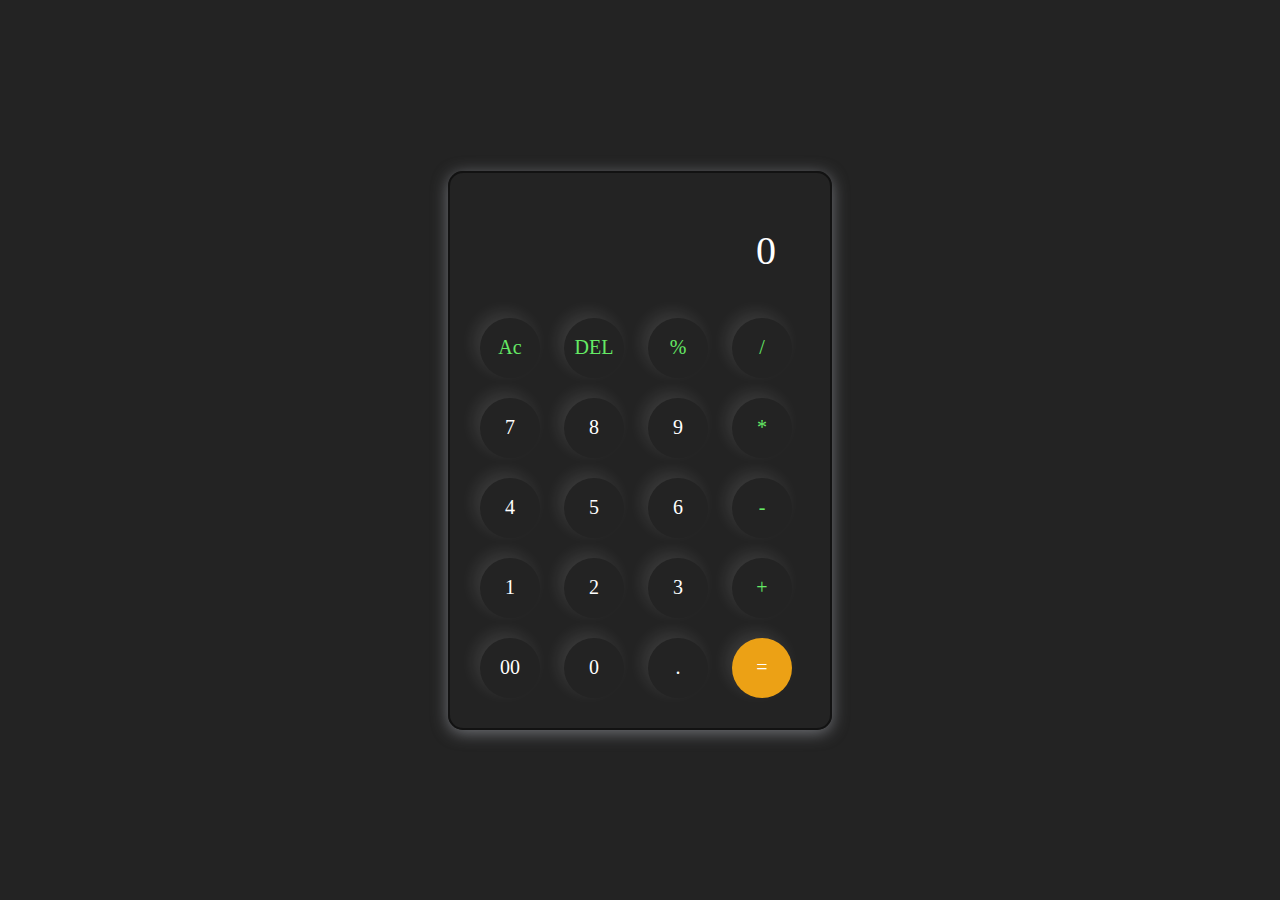
<file: Calculator/index.html>
<!DOCTYPE html>
<html lang="en">
<head>
    <meta charset="UTF-8">
    <meta name="viewport" content="width=device-width, initial-scale=1.0">
    <title>Document</title>
</head>
<link rel="stylesheet" href="style.css">
<body>
    <div class="cal">
        <input type="text" placeholder="0" id="inputbox">
        <div>
            <button class="logic">Ac</button>
            <button class="logic">DEL</button>
            <button class="logic">%</button>
            <button class="logic">/</button>
        </div>
        <div>
            <button>7</button>
            <button>8</button>
            <button>9</button>
            <button class="logic">*</button>
        </div>
        <div>
            <button>4</button>
            <button>5</button>
            <button>6</button>
            <button class="logic">-</button>
        </div>
        <div>
            <button>1</button>
            <button>2</button>
            <button>3</button>
            <button class="logic">+</button>
        </div>
        <div>
            <button>00</button>
            <button>0</button>
            <button>.</button>
            <button class="arithmetic">=</button>
        </div>
    </div>
    <script src="app.js"></script>
</body>
</html>
</file>
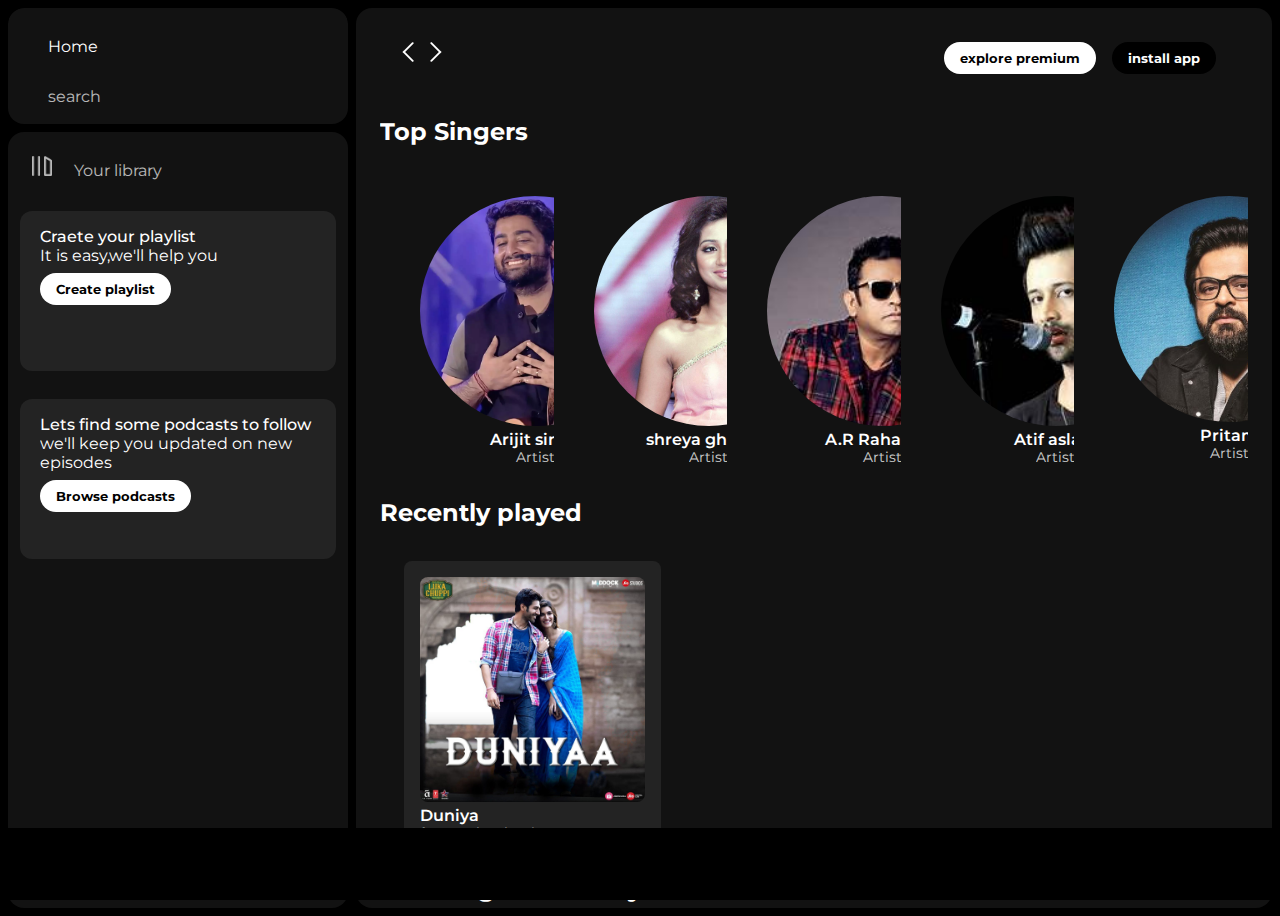
<file: spotify clone/index.html>
<!DOCTYPE html>
<html lang="en">
<head>
    <meta charset="UTF-8">
    <meta name="viewport" content="width=device-width, initial-scale=1.0">
    <title>spotify:music for everyone</title>
    <link rel="stylesheet" href="https://cdnjs.cloudflare.com/ajax/libs/font-awesome/6.7.1/css/all.min.css" integrity="sha512-5Hs3dF2AEPkpNAR7UiOHba+lRSJNeM2ECkwxUIxC1Q/FLycGTbNapWXB4tP889k5T5Ju8fs4b1P5z/iB4nMfSQ==" crossorigin="anonymous" referrerpolicy="no-referrer" />
    <link rel="icon" href="logo.png">
    <link rel="stylesheet" href="hex.css">
    <link rel="preconnect" href="https://fonts.googleapis.com">
<link rel="preconnect" href="https://fonts.gstatic.com" >
<link href="https://fonts.googleapis.com/css2?family=Montserrat:ital,wght@0,100..900;1,100..900&display=swap" rel="stylesheet">
</head>
<body>
    <div class="main">
        <div class="sidebar">  
            <div class="nav">
                <div class="nav-option" style="opacity: 1;">
                    <i class="fa-solid fa-house"></i>
                    <a href="#">Home</a>
                </div>
                <div class="nav-option">
                    <i class="fa-solid fa-magnifying-glass"></i>
                    <a href="#">search</a>
                </div>
            </div>
            <div class="library">
                <div class="option">
                    <div class="lib-option nav-option">
                        <img src="library_icon.png">
                        <a href="#">Your library</a>
                    </div>
                    <div class="icon">
                        <i class="fa-solid fa-plus"></i>
                        <i class="fa-solid fa-arrow-right"></i>
                    </div>
                </div>
                <div class="lib-box">
                <div class="box">
                         <p class="box-para-1">Craete your playlist </p>
                         <p class="box-paar-2">It is easy,we'll help you </p>
                         <button class="badge">Create playlist</button>
                   </div>
                   <div class="box">
                    <p class="box-para-1">Lets find some podcasts to follow </p>
                    <p class="box-paar-2">we'll keep you updated on new episodes</p>
                    <button class="badge">Browse podcasts</button>
              </div>
                </div>
            </div>
        </div>
        <div class="main-content">
            <div class="sticky-nav">
                <div class="sticky-nav-icon">
                    <img src="backward_icon.png">
                    <img src="forward_icon.png"class="hide">
                </div>
               <div class="sticky-nav-option">
                <button class="badge nav-item hide"> explore premium</button>
                <button class="badge  nav-item dark-badge "><i class="fa-regular fa-circle-down"></i>install app</button>
                <i class="fa-regular fa-user"></i>
               </div>
            </div>

            <h2 style="line-height: 4rem;">Top Singers</h2>
<div class="singers-container">
            
            <div class="singer-container">
                <div class="singer">
                    <img src="arijit.webp" class="card-img round" >
                    <p class="card-title">Arijit singh</p>
                    <p class="card-info">Artist</p>
                </div>
            </div> 
            <div class="singer-container">
                <div class="singer">
                    <img src="shrreya.jpg" class="card-img round">
                    <p class="card-title">shreya ghoshal</p>
                    <p class="card-info">Artist</p>
                </div>
            </div> 
            <div class="singer-container">
                <div class="singer">
                    <img src="rahaman.jpg" class="card-img round">
                    <p class="card-title">A.R Rahaman</p>
                    <p class="card-info">Artist</p>
                </div>
            </div> 

            
            <div class="singer-container">
                <div class="singer">
                    <img src="th.jpg" class="card-img round">
                    <p class="card-title">Atif aslam</p>
                    <p class="card-info">Artist</p>
                </div>
            </div>  

            
            <div class="singer-container">
                <div class="singer">
                    <img src="pritam.jpg" class="card-img round">
                    <p class="card-title">Pritam</p>
                    <p class="card-info">Artist</p>
                </div>
            </div> 

        </div>
                <h2 style="line-height: 4rem;">Recently played</h2>
            <div class="cards-container">
                <div class="card">
                    <img src="sonngA.jpg" class="card-img">
                    <p class="card-title">Duniya</p>
                    <p class="card-info">from Luka chupi</p>
                </div>
            </div> 
            
            
            <h2 style="line-height: 4rem;">Trending now near you</h2>
            <div class="cards-container">
                <div class="card">
                    <img src="song1.jpg" class="card-img">
                    <p class="card-title">raataan lambiya</p>
                    <p class="card-info">By shershaah</p>
                </div>

                <div class="card">
                    <img src="song2.jpg" class="card-img">
                    <p class="card-title">O Maahi</p>
                    <p class="card-info">by arijit singh</p>
                </div>

                <div class="card">
                    <img src="song3.jpg" class="card-img">
                    <p class="card-title">Ve haaniyaan</p>
                    <p class="card-info"></p>
                </div>

                <div class="card">
                    <img src="sonng4.jpg" class="card-img">
                    <p class="card-title">samjhawan</p>
                    <p class="card-info"></p>
                </div>

                <div class="card">
                    <img src="song5.jpg" class="card-img">
                    <p class="card-title"> main rang sharbaton ka</p>
                    <p class="card-info"></p>
                </div>
            </div> 
            
            <h2 style="line-height: 4rem;">featured chart</h2>
            <div class="cards-container">
                <div class="card">
                    <img src="card5img.jpeg" class="card-img">
                    <p class="card-title">Top 50-global</p>
                    <p class="card-info">Your daily updates of most played...</p>
                </div>

                <div class="card">
                    <img src="card6img.jpeg" class="card-img">
                    <p class="card-title">Top 50-india</p>
                    <p class="card-info">Your daily updates of most played...</p>
                </div>

                <div class="card">
                    <img src="card1img.jpeg" class="card-img">
                    <p class="card-title">Top 50-global</p>
                    <p class="card-info">Your daily updates of most played...</p>
                </div>
            </div>
            <div class="footer">
                <div class="line"></div>
            </div>
        </div>
        <div class="music-player">
            <div class="album"></div>
            <div class="player"></div>
            <div class="control"></div>
        </div>
    </div>
</body>
</html>
</file>
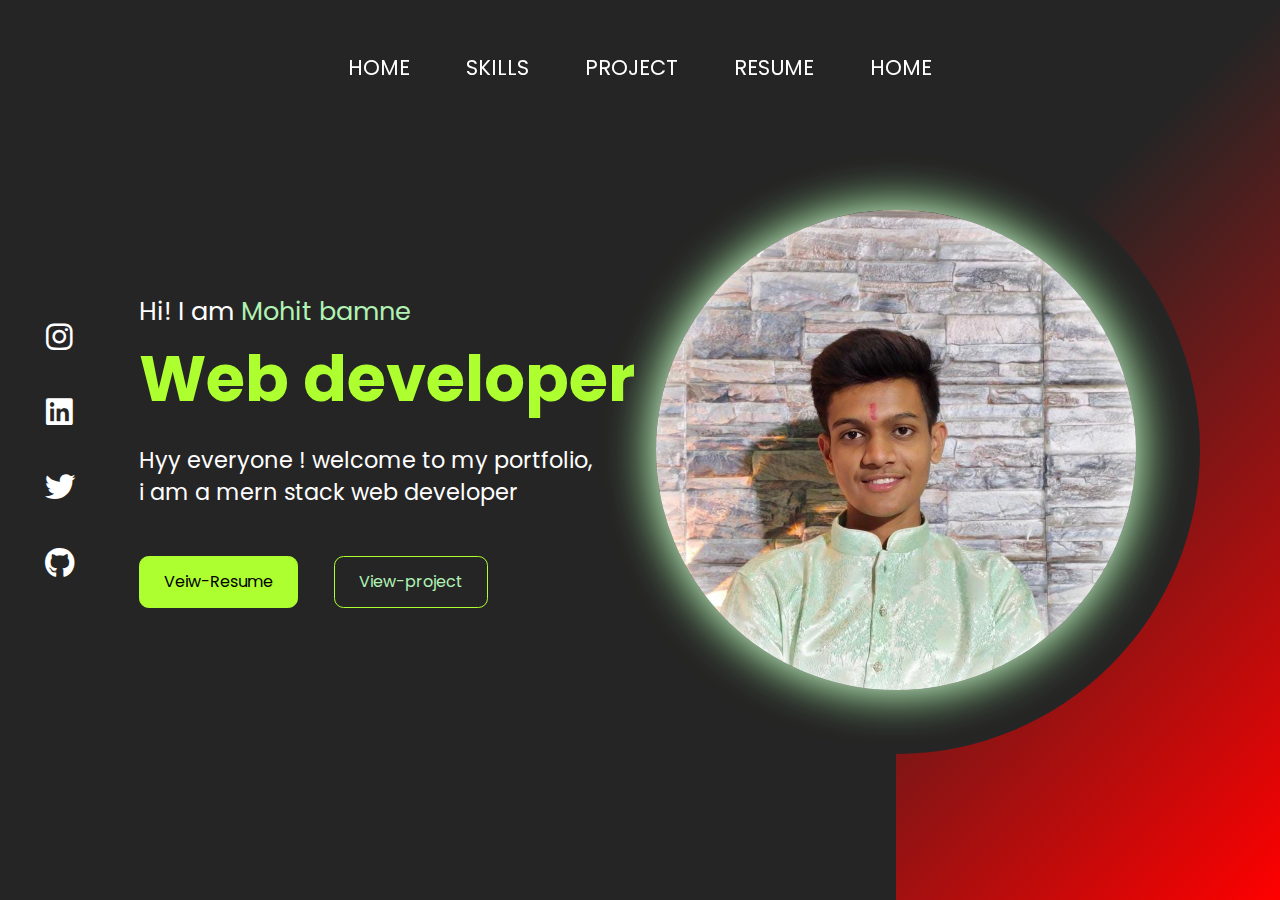
<file: Portfolio/my.html>
<!DOCTYPE html>
<html lang="en">
<head>
    <meta charset="UTF-8">
    <meta name="viewport" content="width=device-width, initial-scale=1.0">
    <title>Portfolio-Mohit</title>
    <link rel="stylesheet" href="hex.css">
    <link rel="stylesheet" href="https://cdnjs.cloudflare.com/ajax/libs/font-awesome/6.7.2/css/all.min.css" integrity="sha512-Evv84Mr4kqVGRNSgIGL/F/aIDqQb7xQ2vcrdIwxfjThSH8CSR7PBEakCr51Ck+w+/U6swU2Im1vVX0SVk9ABhg==" crossorigin="anonymous" referrerpolicy="no-referrer" />
</head>
<body>

    <div class="container">
        <ul class="nav">
            <li><a href="#">Home</a></li>
            <li><a href="#">Skills</a></li>
            <li><a href="#">Project</a></li>
            <li><a href="#">Resume</a></li>
            <li><a href="#">Home</a></li>
        </ul>

        <div class="left-container">
            <div class="icons">
                <i class="fa-brands fa-instagram"></i>
                <i class="fa-brands fa-linkedin"></i>
                <i class="fa-brands fa-twitter"></i>
                <i class="fa-brands fa-github"></i>
            </div>

            <div class="content">
                <p class="my">Hi! I am <span>Mohit bamne</span></p>
                <h1>Web developer</h1>
                <p class="self">Hyy everyone ! welcome to my portfolio,<br>
                     i am a mern stack web developer</p>
                    <div class="btn">
                    <button class="resume">Veiw-Resume</button>
                    <button class="project">View-project</button>
                    </div>
            </div>
        </div>
        <div class="right-container"></div>
          <div class="design">
            <div class="circle"></div>
            <div class="circle"></div>
          </div>

    </div>
    
</body>
</html>
</file>
<file: Calculator/style.css>
*{
    margin: 0;
    padding: 0;
    box-sizing: border-box;
    font-family: Georgia, 'Times New Roman', Times, serif;
}
body{
    width: 100%;
    display: flex;
    justify-content: center;
    height: 100vh;
    background-color: #232323;
    align-items: center;
}
.cal{
    border: 2px solid #121212;
    padding: 20px;
    border-radius: 15px;
    box-shadow: 0px 3px 16px rgba(112 ,114,119,1);
    background: transparent;
}
input{
    border: none;
    padding: 24px;
    margin: 10px;
    width: 320px;
    font-size: 40px;
    text-align: right;
    cursor: pointer;
    background: transparent;
    color: white;
}
input::placeholder{
    color: white;
    
}
button{
    width: 60px;
    height: 60px;
    margin: 10px;
    border-radius: 50%;
    background-color: transparent;
    color: white;
    font-size: 20px;
    border: none;
    box-shadow: -6px -6px 16px  rgba(255,255,255,0.1);
}
.arithmetic{
  background-color: rgb(236, 161, 21);
}
.logic{
   color: rgb(101, 234, 101);
}
</file>
<file: spotify clone/hex.css>
*{
    font-family: "Montserrat", serif;
    color: white;
    margin: 0;
    overflow: hidden;
}
.main{
    display: flex;
    height: 100vh;
    padding: 0.5rem;
    background-color: black;
}
.sidebar{
    margin-right:0.5rem ;
    background-color: black;
    width: 340px;
    border-radius: 1rem;
}
.main-content{
    background-color: #121212;
    flex: 1;
    overflow: auto;
    border-radius: 1rem;
    padding: 0 1.5rem 0 1.5rem;
}
.music-player{
    background-color: black;
    bottom: 0;
    position: fixed;
    width: 100%;
    height: 72px;
}
a{
    text-decoration: none;
    color: white;
}
.nav
{
    background-color:#121212;
    border-radius: 1rem;
    display: flex;
    flex-direction: column;
    height: 100px;
    justify-content: center;
    padding: 0.5rem 0.75rem;
    
}
.nav-option{
    line-height: 2.5rem;
    opacity: 0.7;
    padding: 0.5rem .75rem;
}
.nav-option:hover{
    opacity: 1;
}
.nav-option{
    font-size: 1.5rem;
}

.nav-option a{
    font-size: 1rem;
    margin: 1rem;
}
.library{
    background-color: #121212;
    border-radius: 1rem;
    height: 100%;
    margin-top:0.5rem;
    padding: 0.5rem 0.75rem;
}
.option{
    display: flex;
    justify-content: space-between;
    align-items: center;
}
.lib-option img {
  height:1.25rem;
  width: 1.25rem;
}
.icon{
    font-size: 1.25rem;
    display: flex;
}
.icon i{
    opacity: 0.7;
    margin-right: 1rem;
}
.icon i:hover{
     opacity: 1;
}
.box{
    background-color: #232323;
    height: 8rem;
    border-radius: 0.75rem;
    margin: 0.75rem 0 1.75rem 0;
    padding: 1rem 1.25rem;
}
 .box-para-1{
    font-size: 1rem;
    font-weight: 500;
 }
 .box-para-2{
    opacity: 0.7;
    font-size: 0.75rem;
 }
 .badge{
    color: black;
    border: none;
    background-color: white;
    border-radius: 100px;
    font-weight: 700;
    padding: 0.25rem 1rem;
    height: 2rem;
    margin-top: 0.5rem;
 }
 .dark-badge{
    background-color: black;
    color: white;
 }
 .sticky-nav{
    background-color: #121212;
    position: sticky;
    justify-content: space-between;
    top: 0;
    display: flex;
    align-items: center;
    padding: 1rem 0 1rem 0;
    margin-right: 1rem;
    z-index: 10;
 }

 .sticky-nav-icon{
   margin: 1rem;
 }

 .sticky-nav-option{
    display: flex;
    justify-content: center;
    align-items: center;

 }

 .sticky-nav-option button{
    margin-right: 1rem;
 }

 @media (max-width: 1000px){
    .hide{
      display: none;
    }
 }

.card{
    background-color: #232323;
    width: 225px;
    border-radius: 0.5rem;
    padding: 1rem;
    margin-left: 1.5rem;
    margin-top: 1rem;
}

.cards-container{
    display: flex;
    flex-wrap: wrap;
}

.card-img{
    width: 100%;
    border-radius: 0.5rem;
}

.card-title{
    font-weight: 600;
}

.card-info{
  font-size: 0.85rem;  
  opacity: 0.8;  
}

.footer{
    height: 300px;
    display: flex;
    align-items: center;
    justify-content: center;
}

.line{
    width: 90%;
    height: 50%;
    border-top: 1px solid white;
    opacity: 0.4;
}

.singers-container{
    display: flex;
}

.singer-img:hover{
   opacity: 2;

}

.singer-title{
    font-weight: 600;
}

.singer-info{
  font-size: 0.85rem;  
  opacity: 0.8;  
}
.singer{
    width: 230px;
    border-radius: 0.5rem;
    padding: 1rem;
    margin-left: 1.5rem;
    margin-top: 1rem;
    text-align: center;
}

.round{
    border-radius: 50%;
}
</file>
<file: Portfolio/hex.css>
@import url('https://fonts.googleapis.com/css2?family=Poppins:ital,wght@0,100;0,200;0,300;0,400;0,500;0,600;0,700;0,800;0,900;1,100;1,200;1,300;1,400;1,500;1,600;1,700;1,800;1,900&display=swap');
*{
    margin: 0;
    padding: 0;
    box-sizing: border-box;
    font-family: 'Poppins', sans-serif;
}
.container{
    min-height: 100vh;
    width: 100%;
   display: flex;
}
.nav{
    display: flex;
    gap: 3.5rem;
    height: 15vh;
    width: 100%;
    align-items: center;
    justify-content: center;
    position: fixed;
}

.nav li{
    list-style: none;
}
.nav li a{
    text-decoration: none;
    text-transform:uppercase ;
    font-size: 1.3rem;
    color: white;
}
.left-container, .right-container{
    height: 100vh;
    display: flex;
    align-items: center;
}
.left-container{
    background: #262525 ;
    width: 70%;
    padding-left: 2.8rem;
}
.right-container{
    background:linear-gradient(-45deg, #ff0000, #262525 70% );
    width: 30%;
}
.icons .fa-brands{
    color: white;
    font-size: 1.9rem;
}
.icons{
    display: flex;
    flex-direction: column;
    justify-content: center;
    align-items: center;
    gap: 2.8rem;
}
.content{
    margin-left: 4rem;
}
.content .my{
    font-size: 1.6rem;
    color:white;
}
.content .my span{
    color:  rgb(176, 243, 180);
}
.content h1{
    font-size: 4rem;
    color: greenyellow;
}
.content .self{
    font-size: 1.4rem;
    color: white;
    max-width: 40rem;
    margin: 1.1rem 0 3rem 0;
    line-height: 2rem;
}
.btn button{
    border: 1px solid greenyellow;
padding: 0.8rem 1.5rem;
cursor: pointer;
border-radius: 0.6rem;
font-size:1rem;
transition: .5s ease;
}
.resume{
    background: greenyellow;
}
.project{
    background: transparent;
    color: rgb(176, 243, 180) ;
    margin-left: 2rem;
}
.resume:hover{
    background: transparent;
    color: rgb(176, 243, 180);
}   
.project:hover{
    background: greenyellow;
    color: black;
}

.icons .fa-brands:hover{
    cursor: pointer;
    background: linear-gradient( #fff, #d83b3b  );
    -webkit-background-clip: text;
    -webkit-text-fill-color: transparent;
}
.design .circle{
aspect-ratio: 1;
position: absolute;
border-radius: 50%;
top: 50%;
left: 70%;
transform: translate(-50%, -50%);
}
.circle:nth-child(1){
    background: linear-gradient(90deg, transparent 50%,#262525 50%  );
    width: 38rem;
}
.circle:nth-child(2){
   background-image: url("Mohit.jpg");
   background-size: 100%;
    width: 30rem;
    background-repeat: no-repeat;
    box-shadow: 0 0 3rem #fff,
    0 0 3rem green,
    inset 0 0 3rem #fff;
}
.nav li a:hover{
text-decoration: underline;
color: rgb(243, 187, 187);
}
</file>
